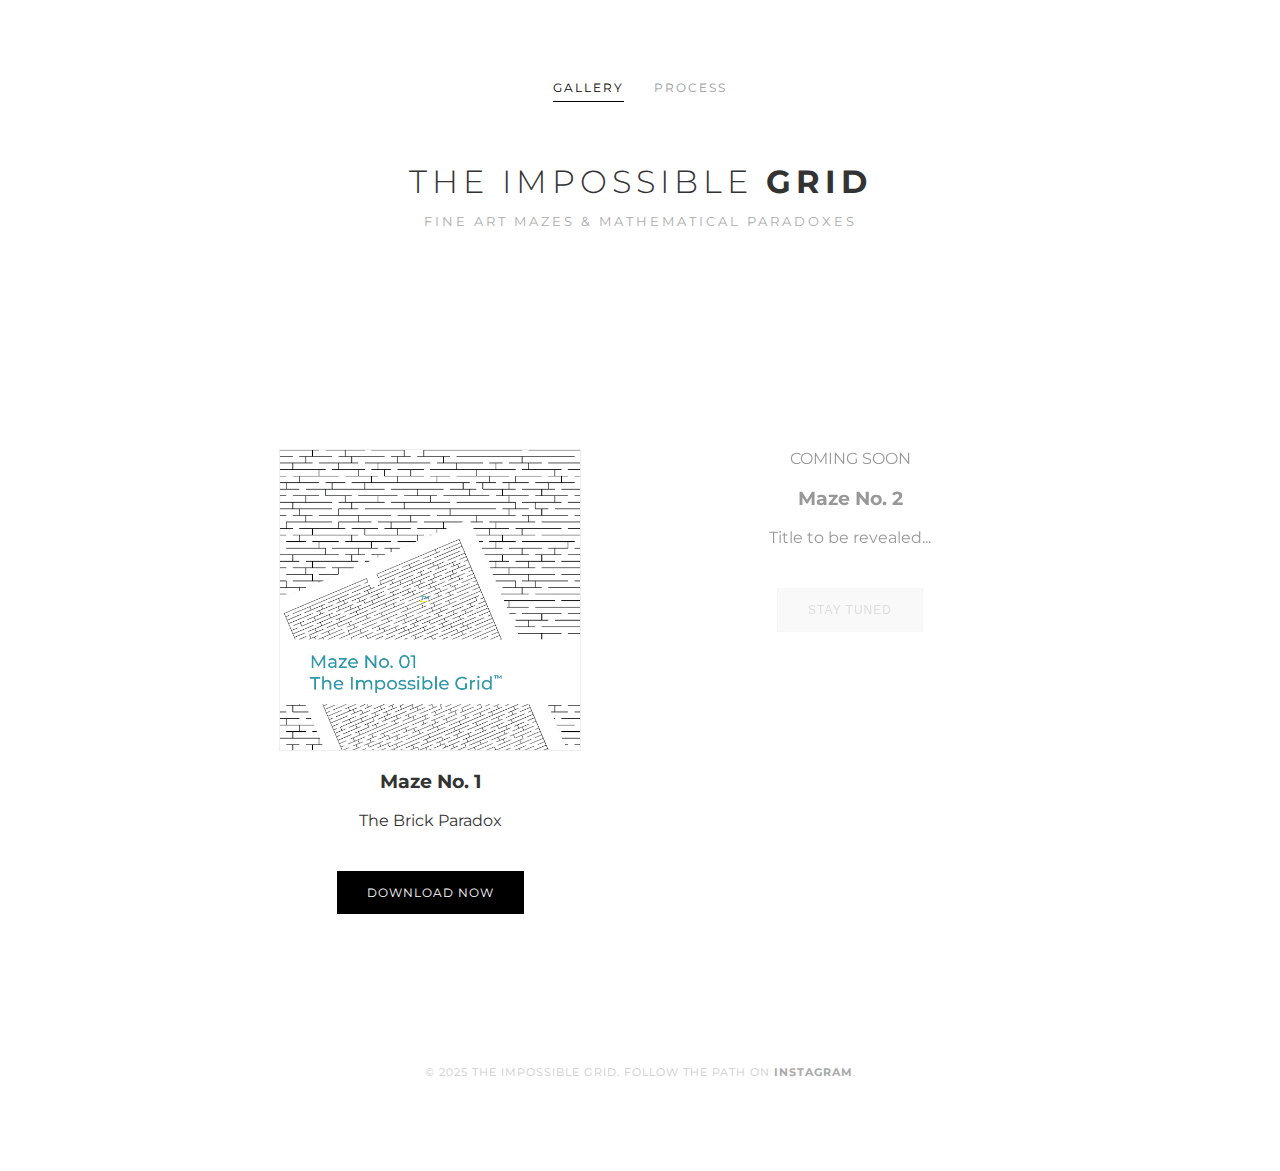
<file: index.html>
<!DOCTYPE html>
<html lang="en">
<head>
    <meta charset="UTF-8">
    <meta name="viewport" content="width=device-width, initial-scale=1.0">
    <title>The Impossible Grid | Fine Art Mazes</title>
    <link rel="stylesheet" href="style.css">
    <link href="https://fonts.googleapis.com/css2?family=Montserrat:wght@300;700&display=swap" rel="stylesheet">
</head>
<body>

    <header>
        <nav class="main-nav">
            <a href="index.html" class="active">Gallery</a>
            <a href="about.html">Process</a>
        </nav>
        <div class="logo-container">
            <h1>THE IMPOSSIBLE <span>GRID</span></h1>
            <p class="tagline">Fine Art Mazes & Mathematical Paradoxes</p>
        </div>
    </header>

    <main>
        <section id="gallery">
            <div class="grid-container">
                
                <div class="maze-card">
                    <div class="maze-image-wrapper">
                        <img src="maze1cover.png" alt="Maze No. 1 - The Brick Paradox" class="maze-thumb" width="300">
                    </div>
                    <h3>Maze No. 1</h3>
                    <p>The Brick Paradox</p>
                    <a href="https://theimpossiblegrid.gumroad.com/l/maze-1" class="cta-button" target="_blank">Download Now</a>
                </div>

                <div class="maze-card coming-soon">
                    <div class="coming-soon-box">
                        <span>COMING SOON</span>
                    </div>
                    <h3>Maze No. 2</h3>
                    <p>Title to be revealed...</p>
                    <button class="cta-button disabled">Stay Tuned</button>
                </div>

            </div>
        </section>
    </main>

    <footer>
        <p>&copy; 2025 The Impossible Grid. Follow the path on <a href="https://www.instagram.com/theimpossiblegrid/" target="_blank">Instagram</a>.</p>
    </footer>

</body>
</html>
</file>
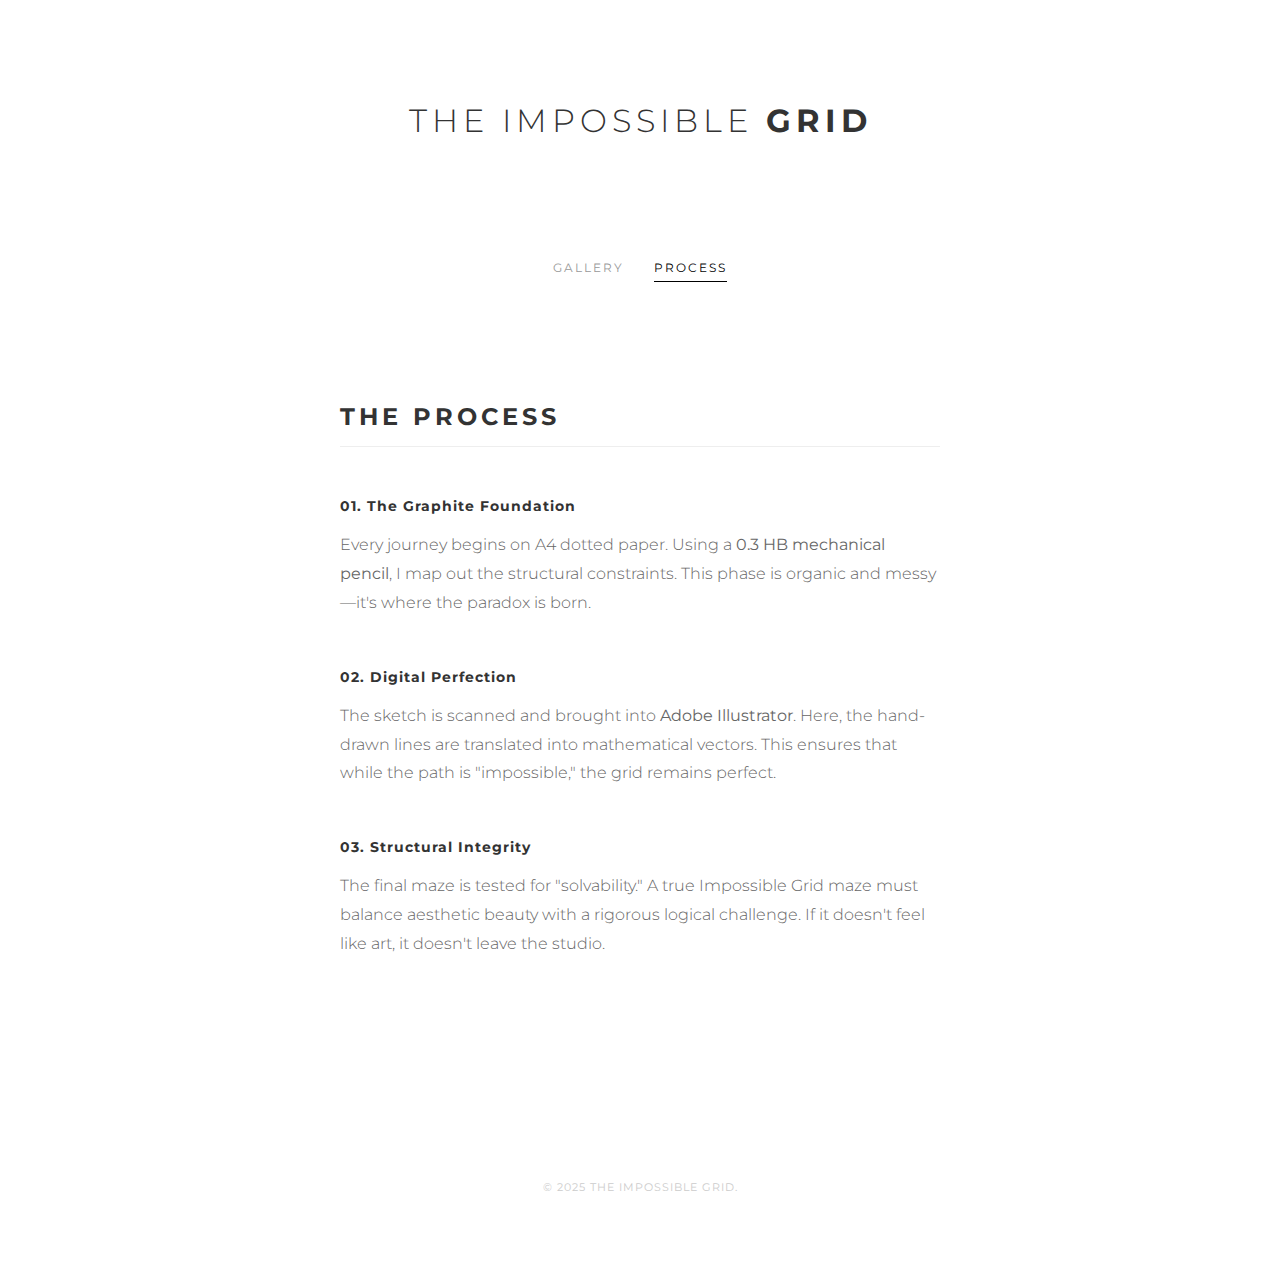
<file: about.html>
<!DOCTYPE html>
<html lang="en">
<head>
    <meta charset="UTF-8">
    <meta name="viewport" content="width=device-width, initial-scale=1.0">
    <title>About | THE IMPOSSIBLE GRID</title>
    <link rel="stylesheet" href="style.css">
    <link href="https://fonts.googleapis.com/css2?family=Montserrat:wght@300;700&display=swap" rel="stylesheet">
</head>
<body>

    <header>
        <div class="logo-container">
            <h1>THE IMPOSSIBLE <span>GRID</span></h1>
        </div>
        <nav class="main-nav">
            <a href="index.html">Gallery</a>
            <a href="about.html" class="active">Process</a>
        </nav>
    </header>

    <main class="about-content">
        <section class="process-section">
            <h2>The Process</h2>
            <div class="process-step">
                <h3>01. The Graphite Foundation</h3>
                <p>Every journey begins on A4 dotted paper. Using a <strong>0.3 HB mechanical pencil</strong>, I map out the structural constraints. This phase is organic and messy—it's where the paradox is born.</p>
            </div>

            <div class="process-step">
                <h3>02. Digital Perfection</h3>
                <p>The sketch is scanned and brought into <strong>Adobe Illustrator</strong>. Here, the hand-drawn lines are translated into mathematical vectors. This ensures that while the path is "impossible," the grid remains perfect.</p>
            </div>

            <div class="process-step">
                <h3>03. Structural Integrity</h3>
                <p>The final maze is tested for "solvability." A true Impossible Grid maze must balance aesthetic beauty with a rigorous logical challenge. If it doesn't feel like art, it doesn't leave the studio.</p>
            </div>
        </section>
    </main>

    <footer>
        <p>&copy; 2025 The Impossible Grid.</p>
    </footer>

</body>
</html>
</file>
<file: style.css>
/* --- General Styles --- */
body {
    font-family: 'Montserrat', sans-serif;
    margin: 0;
    padding: 0;
    background-color: #ffffff;
    color: #333;
    text-align: center;
}

header {
    padding: 80px 20px 40px 20px;
}

/* --- Branding & Logo --- */
.logo-container {
    /* Large negative space (Double space) between Logo and Nav */
    margin-bottom: 120px; 
}

h1 {
    font-weight: 300;       /* Light weight for "THE IMPOSSIBLE" */
    letter-spacing: 5px;
    margin-bottom: 5px;
    text-transform: uppercase;
}

h1 span {
    font-weight: 700;       /* Bold weight for "GRID" */
}

.tagline {
    font-size: 0.8rem;
    letter-spacing: 3px;
    text-transform: uppercase;
    color: #aaa;
}

/* --- Minimalist Navigation (Underline Style) --- */
.main-nav {
    display: flex;
    justify-content: center;
    gap: 30px; /* Space between links */
    margin-bottom: 60px;
}

.main-nav a {
    text-decoration: none;
    color: #999;           /* Muted color for inactive links */
    text-transform: uppercase;
    font-size: 0.75rem;
    letter-spacing: 2px;
    padding-bottom: 6px;   /* Space for the underline */
    border-bottom: 1px solid transparent; /* Keeps things stable */
    transition: all 0.3s ease;
}

.main-nav a:hover {
    color: #000;
    border-bottom: 1px solid #000;
}

.main-nav a.active {
    color: #000;           /* Active page is black */
    border-bottom: 1px solid #000; /* Subtle underline */
}

/* --- Gallery Grid --- */
.grid-container {
    display: flex;
    justify-content: center;
    gap: 60px;
    padding: 40px 20px;
    flex-wrap: wrap;
}

.maze-card {
    width: 320px;
    padding: 20px;
}

.maze-thumb {
    height: auto;
    display: block;
    margin: 0 auto;
    border: 1px solid #eeeeee;
    transition: transform 0.5s ease;
}

.maze-card:hover .maze-thumb {
    transform: translateY(-5px);
}

/* --- Coming Soon States --- */
.coming-soon {
    opacity: 0.5;
    filter: grayscale(100%);
}

/* --- About Page Content --- */
.about-content {
    max-width: 600px;
    margin: 0 auto;
    padding: 0 20px 80px 20px;
    text-align: left;
}

.process-section h2 {
    letter-spacing: 4px;
    text-transform: uppercase;
    border-bottom: 1px solid #eee;
    padding-bottom: 15px;
    margin-bottom: 50px;
}

.process-step {
    margin-bottom: 50px;
}

.process-step h3 {
    font-size: 0.9rem;
    letter-spacing: 1px;
    margin-bottom: 15px;
}

.process-step p {
    line-height: 1.8;
    color: #666;
    font-weight: 300;
}

/* --- Buttons --- */
.cta-button {
    display: inline-block;
    margin-top: 25px;
    padding: 14px 30px;
    background-color: #000;
    color: #fff;
    text-decoration: none;
    font-size: 0.75rem;
    letter-spacing: 1px;
    text-transform: uppercase;
}

.cta-button.disabled {
    background-color: #f4f4f4;
    color: #bbb;
    border: 1px solid #eee;
    cursor: not-allowed;
}

footer {
    padding: 80px 20px;
    font-size: 0.7rem;
    letter-spacing: 1px;
    color: #ccc; /* Main footer text color */
    text-transform: uppercase;
}

footer a {
    color: #aaa;           /* Subtle grey for the link */
    text-decoration: none; /* Removes the underline */
    font-weight: 700;      /* Slightly bolder so it's still findable */
    transition: color 0.3s ease;
}

footer a:hover {
    color: #333;           /* Turns dark grey/black when hovered */
    text-decoration: none; /* Keeps the underline off even on hover */
}
</file>
